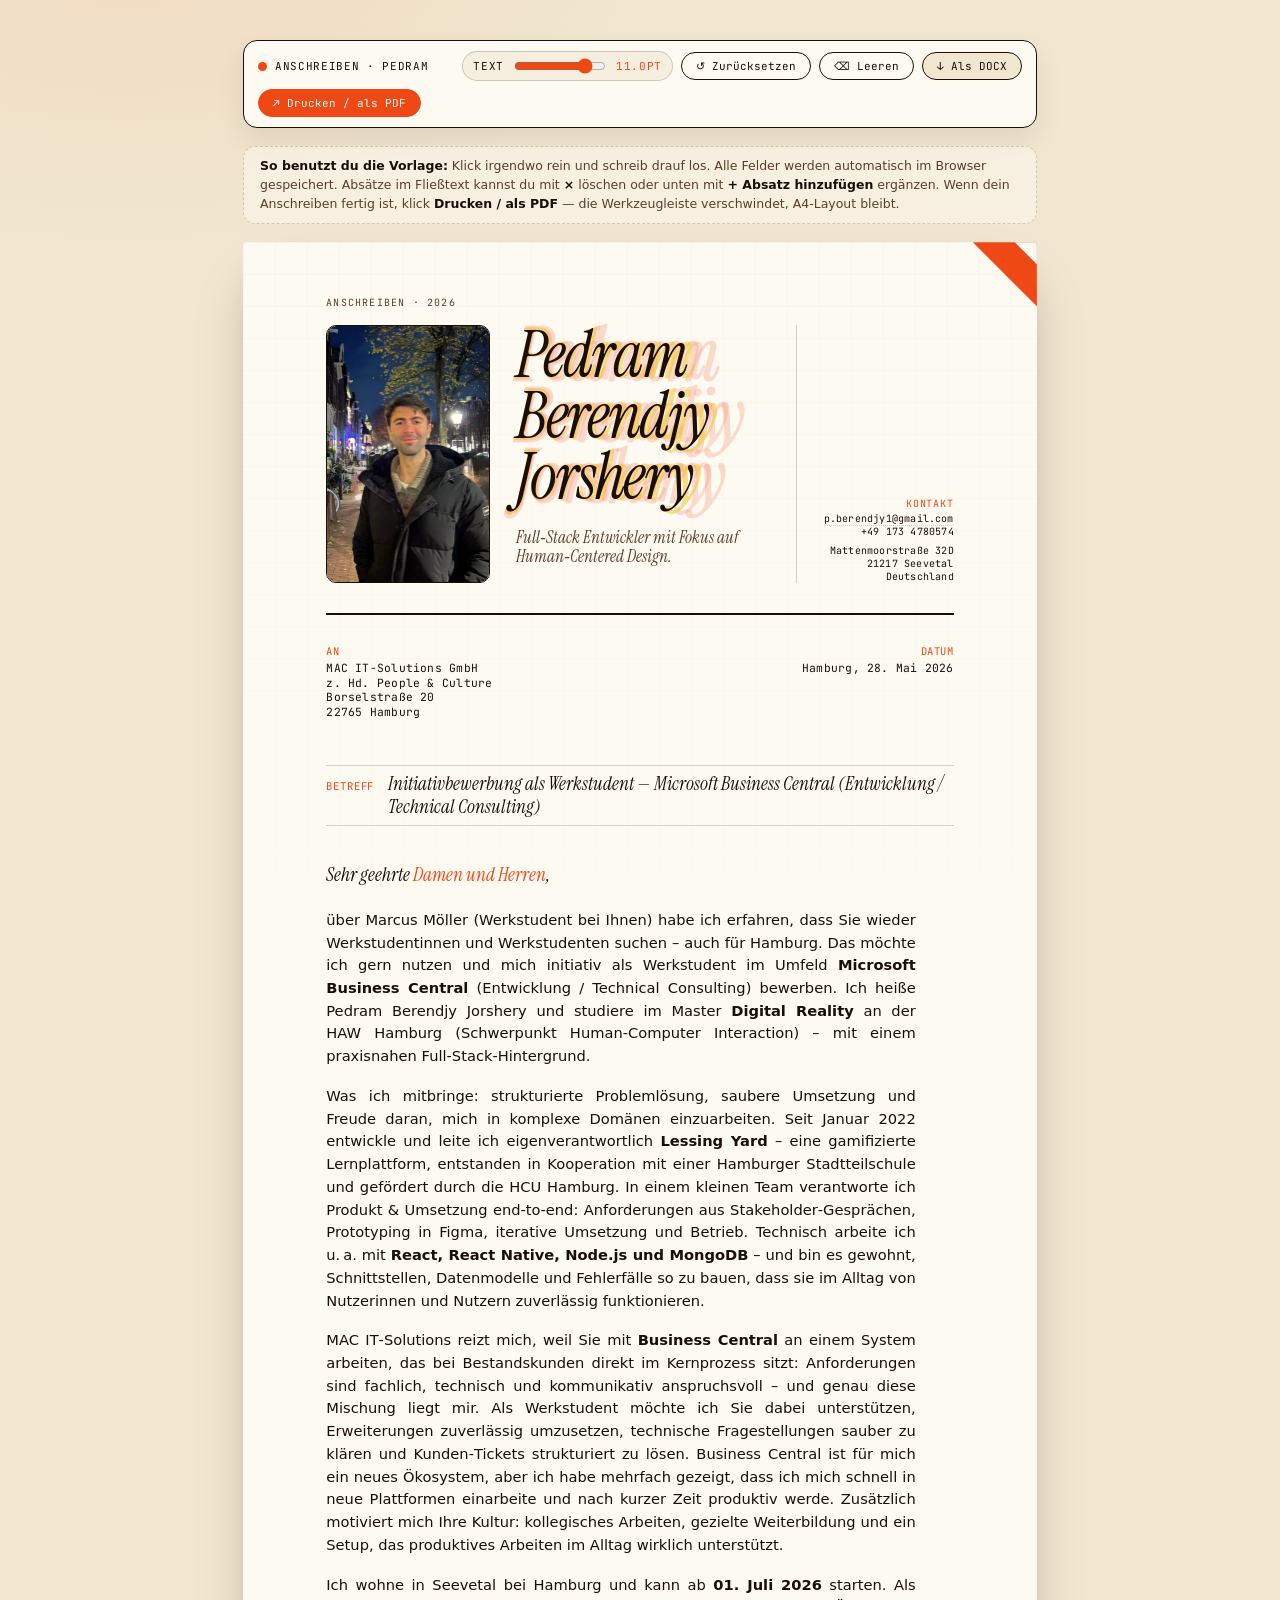
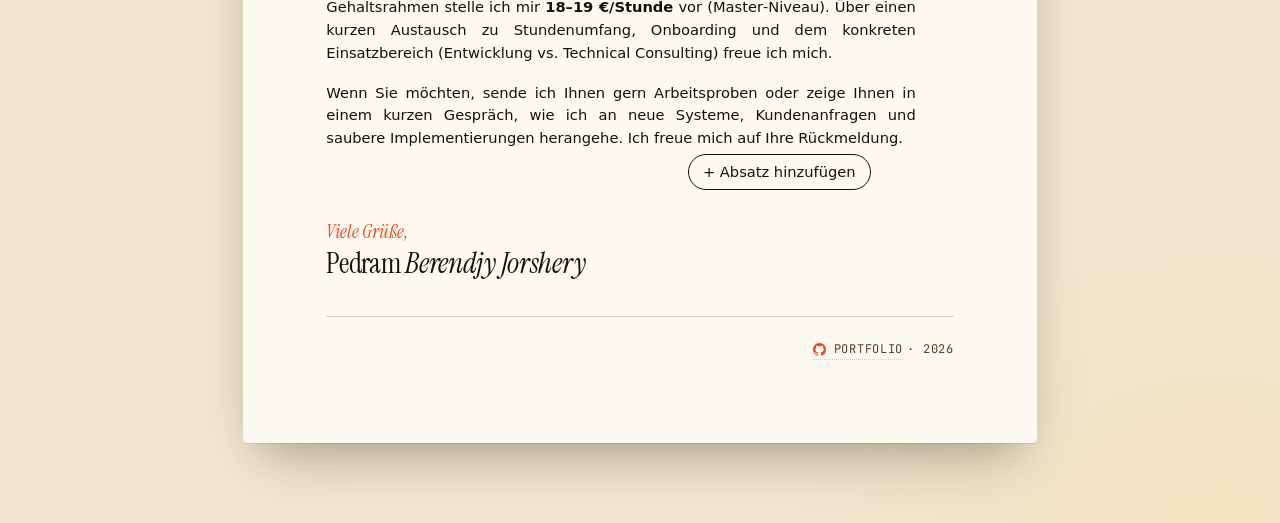
<file: Anschreiben Vorlage.html>
<!doctype html>
<html lang="de">
<head>
<meta charset="utf-8" />
<meta name="viewport" content="width=device-width, initial-scale=1" />
<title>Anschreiben — Pedram Berendjy Jorshery</title>

<link rel="preconnect" href="https://fonts.googleapis.com" />
<link rel="preconnect" href="https://fonts.gstatic.com" crossorigin />
<link href="https://fonts.googleapis.com/css2?family=Instrument+Serif:ital@0;1&family=JetBrains+Mono:wght@400;500&display=swap" rel="stylesheet" />
<link href="https://api.fontshare.com/v2/css?f[]=geist@400,500,600,700&display=swap" rel="stylesheet" />

<style>
  :root {
    --cream:  #f1e6cf;
    --paper:  #fdfaf2;
    --ink:    #1a0f08;
    --ink-soft: #5a3e2a;
    --accent: #ee4814;
    --coral:  #ff8a7a;
    --yellow: #f4c430;
    --line:   rgba(26,15,8,0.18);
    --serif:  "Instrument Serif", "GFS Didot", Georgia, serif;
    --sans:   "Geist", ui-sans-serif, system-ui, -apple-system, "Helvetica Neue", sans-serif;
    --mono:   "JetBrains Mono", ui-monospace, "SF Mono", Menlo, monospace;
  }
  * { box-sizing: border-box; }
  html, body { margin: 0; padding: 0; }
  html {
    background: var(--cream);
    color: var(--ink);
    font-family: var(--sans);
    -webkit-font-smoothing: antialiased;
    -moz-osx-font-smoothing: grayscale;
  }
  body {
    background:
      radial-gradient(900px 600px at 10% -5%, rgba(238,72,20,0.08), transparent 60%),
      radial-gradient(700px 500px at 95% 100%, rgba(244,196,48,0.10), transparent 60%),
      var(--cream);
    min-height: 100vh;
    padding: 40px 16px 80px;
  }

  ::selection { background: var(--ink); color: var(--cream); }
  em { font-family: var(--serif); font-style: italic; font-weight: 400; }
  .mono { font-family: var(--mono); font-size: 10.5px; letter-spacing: 0.06em; text-transform: uppercase; }

  /* ──────────────────────────────────────────────── */
  /* Toolbar                                          */
  /* ──────────────────────────────────────────────── */
  .toolbar {
    max-width: 794px;
    margin: 0 auto 18px;
    display: flex;
    gap: 8px;
    align-items: center;
    flex-wrap: wrap;
    padding: 10px 14px;
    background: var(--paper);
    border: 1.5px solid var(--ink);
    border-radius: 14px;
    box-shadow: 0 12px 28px rgba(26,15,8,0.08);
    font-family: var(--mono);
    font-size: 11px;
    text-transform: uppercase;
    letter-spacing: 0.06em;
  }
  .toolbar-title {
    display: inline-flex; align-items: center; gap: 8px;
    margin-right: 6px;
  }
  .toolbar-dot { width: 9px; height: 9px; border-radius: 50%; background: var(--accent); }
  .toolbar-spacer { flex: 1; }
  .btn {
    appearance: none;
    border: 1.5px solid var(--ink);
    background: var(--cream);
    color: var(--ink);
    font: inherit;
    padding: 6px 14px;
    border-radius: 999px;
    cursor: pointer;
    transition: background 0.15s ease, color 0.15s ease, transform 0.15s ease;
  }
  .btn:hover { background: var(--ink); color: var(--cream); }
  .btn--primary { background: var(--accent); color: #fff; border-color: var(--accent); }
  .btn--primary:hover { background: var(--ink); border-color: var(--ink); }
  .btn--ghost { background: transparent; }
  .btn:active { transform: translateY(1px); }
  .font-control {
    display: inline-flex;
    align-items: center;
    gap: 8px;
    padding: 4px 10px;
    border: 1px solid var(--line);
    border-radius: 999px;
    background: rgba(241,230,207,0.55);
  }
  .font-control input {
    width: 92px;
    accent-color: var(--accent);
  }
  .font-control output {
    min-width: 34px;
    color: var(--accent);
  }

  .hint {
    max-width: 794px;
    margin: 0 auto 18px;
    padding: 10px 16px;
    border: 1px dashed var(--line);
    border-radius: 12px;
    font-size: 12.5px;
    color: var(--ink-soft);
    line-height: 1.5;
    background: rgba(253,250,242,0.5);
  }
  .hint b { color: var(--ink); font-weight: 600; }

  /* ──────────────────────────────────────────────── */
  /* Paper                                            */
  /* ──────────────────────────────────────────────── */
  .sheet {
    width: 210mm;
    min-height: 297mm;
    max-width: calc(100vw - 32px);
    margin: 0 auto;
    background: var(--paper);
    color: var(--ink);
    box-shadow:
      0 1px 0 rgba(26,15,8,0.08),
      0 30px 60px -20px rgba(26,15,8,0.25),
      0 18px 36px -18px rgba(26,15,8,0.18);
    border-radius: 4px;
    padding: 22mm 22mm 22mm 22mm;
    position: relative;
    font-size: 11pt;
    line-height: 1.55;
    overflow: hidden;
  }

  /* Subtle grid backdrop on the paper, like portfolio */
  .sheet::before {
    content: "";
    position: absolute; inset: 0;
    background-image:
      linear-gradient(rgba(26,15,8,0.04) 1px, transparent 1px),
      linear-gradient(90deg, rgba(26,15,8,0.04) 1px, transparent 1px);
    background-size: 32px 32px;
    pointer-events: none;
    mask-image: linear-gradient(to bottom, rgba(0,0,0,0.5), rgba(0,0,0,0.1) 40%, rgba(0,0,0,0.1) 70%, rgba(0,0,0,0.3));
  }
  .sheet > * { position: relative; }

  /* ──────────────────────────────────────────────── */
  /* Header                                           */
  /* ──────────────────────────────────────────────── */
  .head {
    display: grid;
    grid-template-columns: auto 1fr auto;
    column-gap: 26px;
    row-gap: 20px;
    align-items: stretch;
    padding-bottom: 8mm;
    border-bottom: 2px solid var(--ink);
  }
  .head-portrait-wrap {
    align-self: stretch;
    width: 164px;
    flex-shrink: 0;
  }
  .head-portrait {
    width: 100%;
    height: 100%;
    object-fit: cover;
    object-position: center top;
    border-radius: 10px;
    border: 1.5px solid var(--ink);
    display: block;
  }
  .head > div:nth-child(2) {
    display: flex;
    flex-direction: column;
    justify-content: center;
    padding-left: 0;
  }
  .head > .contact {
    display: flex;
    flex-direction: column;
    justify-content: flex-end;
    border-left: 1px solid var(--line);
    padding-left: 14px;
    width: 158px;
  }
  .brand-mark {
    position: absolute;
    top: 14mm;
    left: 22mm;
    display: inline-flex; align-items: center; gap: 8px;
    margin: 0;
    pointer-events: none;
  }
  .brand-glyph {
    width: 22px; height: 22px;
    border: 1.5px solid var(--ink);
    border-radius: 50%;
    display: inline-flex; align-items: center; justify-content: center;
    font-family: var(--serif);
    font-style: italic;
    font-size: 14px;
    background: var(--accent);
    color: var(--paper);
    line-height: 1;
  }
  .brand-label {
    font-family: var(--mono);
    font-size: 10px;
    letter-spacing: 0.12em;
    text-transform: uppercase;
    color: var(--ink-soft);
  }

  .name {
    font-family: var(--serif);
    font-style: italic;
    font-weight: 400;
    font-size: 48pt;
    line-height: 0.95;
    letter-spacing: -0.025em;
    margin: 0;
    padding-bottom: 2px;
  }
  .name-row {
    position: relative;
    display: block;
    line-height: 0.95;
  }
  .name-layer {
    display: block;
    white-space: nowrap;
    font: inherit;
    transform-origin: left center;
    transition: transform 0.3s cubic-bezier(.2,.7,.2,1);
  }
  .name-layer:not(.name-layer--top) {
    position: absolute;
    left: 0;
    top: 0;
    pointer-events: none;
  }
  .name-layer--1 {
    color: var(--accent);
    opacity: 0.18;
    transform: scale(1.18);
    -webkit-text-stroke: 1px var(--accent);
    z-index: 1;
  }
  .name-layer--2 {
    color: var(--coral);
    opacity: 0.28;
    transform: scale(1.10);
    -webkit-text-stroke: 1px var(--coral);
    z-index: 2;
  }
  .name-layer--3 {
    color: var(--yellow);
    opacity: 0.55;
    transform: scale(1.04);
    -webkit-text-stroke: 1px var(--yellow);
    z-index: 3;
  }
  .name-layer--top {
    position: relative;
    color: var(--ink);
    opacity: 1;
    transform: scale(1);
    -webkit-text-stroke: 0;
    z-index: 4;
  }
  .role {
    margin-top: 18px;
    font-family: var(--serif);
    font-style: italic;
    font-size: 12.5pt;
    line-height: 1.15;
    color: var(--ink-soft);
  }

  .contact {
    text-align: right;
    font-family: var(--mono);
    font-size: 7.5pt;
    line-height: 1.3;
    color: var(--ink);
    letter-spacing: 0.02em;
  }
  .contact div {
    white-space: normal;
    overflow-wrap: anywhere;
    word-break: break-word;
  }
  .contact div { height: fit-content; }
  /* Keep email on one line (uniform sizing via .contact) */
  .contact a {
    color: inherit;
    text-decoration: none;
    border-bottom: 1px dotted var(--line);
    white-space: nowrap;
  }
  .contact-label {
    color: var(--accent);
    margin-bottom: 2px;
    font-size: inherit;
    letter-spacing: 0.08em;
    text-transform: uppercase;
  }
  .contact-address { margin-top: 6px; }

  /* ──────────────────────────────────────────────── */
  /* Letter body                                      */
  /* ──────────────────────────────────────────────── */
  .meta-row {
    margin-top: 8mm;
    display: grid;
    grid-template-columns: 1fr auto;
    gap: 12px;
    align-items: start;
  }
  .recipient-block {
    display: flex; flex-direction: column;
    gap: 0;
    font-family: var(--mono);
    font-size: 8.5pt;
    line-height: 1.3;
    color: var(--ink);
    letter-spacing: 0.02em;
  }
  .recipient-block .mono { color: var(--accent); margin-bottom: 2px; }
  .date-block {
    text-align: right;
    line-height: 1.3;
  }
  .date-block .mono { color: var(--accent); margin-bottom: 2px; }
  .date-line {
    font-family: var(--mono);
    font-style: normal;
    font-size: 8.5pt;
    line-height: 1.3;
    color: var(--ink);
    letter-spacing: 0.02em;
  }

  .subject {
    margin-top: 12mm;
    padding: 7px 0;
    border-top: 1px solid var(--line);
    border-bottom: 1px solid var(--line);
    display: flex; gap: 14px; align-items: baseline;
  }
  .subject-label {
    font-family: var(--mono);
    font-size: 8pt;
    letter-spacing: 0.08em;
    text-transform: uppercase;
    color: var(--accent);
    white-space: nowrap;
  }
  .subject-text {
    flex: 1;
    font-family: var(--serif);
    font-style: italic;
    font-weight: 400;
    font-size: 14pt;
    line-height: 1.2;
    color: var(--ink);
  }

  .salutation {
    margin-top: 10mm;
    font-family: var(--serif);
    font-style: italic;
    font-size: 14pt;
    line-height: 1.2;
    color: var(--ink);
    white-space: nowrap;
  }
  .salutation em { color: var(--accent); }

  .letter {
    margin-top: 6mm;
    display: flex;
    flex-direction: column;
    gap: 4.5mm;
    font-size: var(--letter-font-size, 11pt);
    line-height: 1.55;
    color: var(--ink);
    text-align: justify;
    text-justify: inter-word;
    hyphens: auto;
  }
  .letter p {
    margin: 0;
    text-wrap: pretty;
  }
  .letter-item {
    display: flex;
    gap: 10px;
    align-items: flex-start;
  }
  .letter-item > p { flex: 1; min-width: 0; }
  .letter-item-actions {
    flex-shrink: 0;
    padding-top: 2px;
    opacity: 0;
    transition: opacity 0.15s ease;
  }
  .letter-item:hover .letter-item-actions,
  .letter-item:focus-within .letter-item-actions { opacity: 1; }
  .letter-btn {
    appearance: none;
    border: 1px solid var(--line);
    background: var(--paper);
    color: var(--ink-soft);
    width: 28px;
    height: 28px;
    border-radius: 8px;
    cursor: pointer;
    font-family: var(--mono);
    font-size: 16px;
    line-height: 1;
    padding: 0;
  }
  .letter-btn:hover:not(:disabled) {
    color: var(--accent);
    border-color: var(--accent);
  }
  .letter-btn:disabled { opacity: 0.35; cursor: not-allowed; }
  .letter-toolbar {
    max-width: 210mm;
    margin: 4px auto 0;
    padding: 0 22mm;
    display: flex;
    justify-content: flex-end;
  }
  /* (removed empty ::first-letter rule) */

  .closing {
    margin-top: 8mm;
  }
  .closing-words {
    font-family: var(--serif);
    font-style: italic;
    font-size: 14pt;
    color: var(--accent);
    line-height: 1.2;
  }
  .closing-name {
    font-family: var(--serif);
    font-size: 22pt;
    line-height: 1;
    letter-spacing: -0.01em;
    margin-top: 6px;
  }
  /* ──────────────────────────────────────────────── */
  /* Footer + decorative                              */
  /* ──────────────────────────────────────────────── */
  .foot {
    margin-top: 10mm;
    padding-top: 6mm;
    border-top: 1px solid var(--line);
    display: flex;
    justify-content: flex-end;
    align-items: center;
    font-family: var(--mono);
    font-size: 9pt;
    color: var(--ink-soft);
    letter-spacing: 0.06em;
    text-transform: uppercase;
  }
  .foot-meta {
    display: inline-flex;
    align-items: center;
    gap: 0;
  }
  .foot-year { margin-left: 0.35em; }
  .foot-mark {
    display: inline-flex; align-items: center; gap: 8px;
    color: inherit;
    text-decoration: none;
    border-bottom: 1px dotted var(--line);
  }
  .foot-mark:hover { color: var(--accent); }
  .foot-gh {
    width: 13px;
    height: 13px;
    flex-shrink: 0;
    color: var(--accent);
  }
  .foot-dot { width: 6px; height: 6px; border-radius: 50%; background: var(--accent); }

  /* Decorative corner — paper-craft accent */
  .corner-mark {
    position: absolute;
    top: 0; right: 0;
    width: 64px; height: 64px;
    pointer-events: none;
  }
  .corner-mark::before, .corner-mark::after {
    content: "";
    position: absolute;
  }
  .corner-mark::before {
    top: 0; right: 0;
    width: 64px; height: 64px;
    background: var(--accent);
    clip-path: polygon(100% 0, 100% 100%, 0 0);
  }
  .corner-mark::after {
    top: 0; right: 0;
    width: 22px; height: 22px;
    background: var(--paper);
    clip-path: polygon(100% 0, 100% 100%, 0 0);
  }

  /* ──────────────────────────────────────────────── */
  /* Editable affordance                              */
  /* ──────────────────────────────────────────────── */
  [contenteditable="true"] {
    outline: none;
    transition: background 0.15s ease, box-shadow 0.15s ease;
    border-radius: 4px;
  }
  body:not(.is-print) [contenteditable="true"]:hover {
    background: rgba(244,196,48,0.18);
    box-shadow: 0 0 0 2px rgba(244,196,48,0.4);
  }
  body:not(.is-print) [contenteditable="true"]:focus {
    background: rgba(244,196,48,0.28);
    box-shadow: 0 0 0 2px var(--yellow);
  }
  [contenteditable="true"]:empty::before {
    content: attr(data-placeholder);
    color: var(--ink-soft);
    opacity: 0.5;
    font-style: italic;
  }

  /* ──────────────────────────────────────────────── */
  /* Print                                            */
  /* ──────────────────────────────────────────────── */
  /* Temporary class for print-width measurement in JS */
  .a4-measure {
    width: 210mm !important;
    max-width: 210mm !important;
    min-height: 0 !important;
    height: auto !important;
    padding: 18mm 20mm !important;
  }

  @page { size: A4; margin: 0; }

  @media print {
    html, body {
      background: #fff !important;
      padding: 0 !important;
    }
    .toolbar, .hint { display: none !important; }
    .sheet {
      box-shadow: none !important;
      border-radius: 0 !important;
      width: 210mm;
      min-height: unset;
      max-width: none;
      margin: 0;
      padding: 18mm 20mm;
      line-height: 1.45;
    }
    .sheet::before { display: none; }
    [contenteditable] { background: transparent !important; box-shadow: none !important; }
    /* Tighter spacing for single-page fit */
    .head { padding-bottom: 6mm; column-gap: 24px; row-gap: 16px; }
    .meta-row { margin-top: 6mm; gap: 10px; }
    .subject { margin-top: 8mm; padding: 5px 0; }
    .salutation { margin-top: 7mm; }
    .letter { margin-top: 4mm; gap: 3.5mm; }
    .letter-item-actions, .letter-toolbar { display: none !important; }
    .closing { margin-top: 6mm; }
    .foot { margin-top: 6mm; }
  }

  /* ──────────────────────────────────────────────── */
  /* Responsive on small screens                      */
  /* ──────────────────────────────────────────────── */
  @media (max-width: 720px) {
    body { padding: 16px 8px 60px; }
    .sheet {
      padding: 14mm 12mm;
      font-size: 10.5pt;
      width: 100%;
      min-height: auto;
    }
    .name { font-size: 36pt; }
    .head { grid-template-columns: 1fr; }
    .contact { text-align: left; }
    .meta-row { grid-template-columns: 1fr; }
    .date-block { text-align: left; }
    .subject { flex-direction: column; align-items: flex-start; gap: 4px; }
  }
</style>
</head>
<body>

<div class="toolbar" role="toolbar" aria-label="Anschreiben Werkzeuge">
  <span class="toolbar-title"><span class="toolbar-dot"></span>Anschreiben · Pedram</span>
  <span class="toolbar-spacer"></span>
  <label class="font-control" for="letter-font-size">
    Text
    <input id="letter-font-size" type="range" min="8.5" max="11.5" step="0.1" value="11" />
    <output id="letter-font-size-value">11.0pt</output>
  </label>
  <button class="btn btn--ghost" id="btn-reset" title="Auf Standard zurücksetzen">↺ Zurücksetzen</button>
  <button class="btn btn--ghost" id="btn-clear" title="Alle Felder leeren">⌫ Leeren</button>
  <button class="btn" id="btn-docx">↓ Als DOCX</button>
  <button class="btn btn--primary" id="btn-print">↗ Drucken / als PDF</button>
</div>

<div class="hint">
  <b>So benutzt du die Vorlage:</b> Klick irgendwo rein und schreib drauf los. Alle Felder werden automatisch im Browser gespeichert. Absätze im Fließtext kannst du mit <b>×</b> löschen oder unten mit <b>+ Absatz hinzufügen</b> ergänzen. Wenn dein Anschreiben fertig ist, klick <b>Drucken / als PDF</b> — die Werkzeugleiste verschwindet, A4-Layout bleibt.
</div>

<main class="sheet" id="sheet">
  <div class="corner-mark" aria-hidden="true"></div>
  <div class="brand-mark" aria-hidden="true">
    <span class="brand-label">Anschreiben · 2026</span>
  </div>

  <!-- ─────────── Head ─────────── -->
  <header class="head">
    <div class="head-portrait-wrap">
      <img src="pedram-portrait.jpg" alt="Pedram Berendjy Jorshery" class="head-portrait" />
    </div>

    <div>
      <h1 class="name" aria-label="Pedram Berendjy Jorshery">
        <span class="name-row">
          <span class="name-layer name-layer--1" aria-hidden="true">Pedram</span>
          <span class="name-layer name-layer--2" aria-hidden="true">Pedram</span>
          <span class="name-layer name-layer--3" aria-hidden="true">Pedram</span>
          <span class="name-layer name-layer--top">Pedram</span>
        </span>
        <span class="name-row">
          <span class="name-layer name-layer--1" aria-hidden="true">Berendjy</span>
          <span class="name-layer name-layer--2" aria-hidden="true">Berendjy</span>
          <span class="name-layer name-layer--3" aria-hidden="true">Berendjy</span>
          <span class="name-layer name-layer--top">Berendjy</span>
        </span>
        <span class="name-row">
          <span class="name-layer name-layer--1" aria-hidden="true">Jorshery</span>
          <span class="name-layer name-layer--2" aria-hidden="true">Jorshery</span>
          <span class="name-layer name-layer--3" aria-hidden="true">Jorshery</span>
          <span class="name-layer name-layer--top">Jorshery</span>
        </span>
      </h1>
      <p class="role">Full‑Stack Entwickler mit Fokus auf Human‑Centered Design.</p>
    </div>

    <div class="contact">
      <div class="contact-label">Kontakt</div>
      <div><a href="mailto:p.berendjy1@gmail.com">p.berendjy1@gmail.com</a></div>
      <div>+49 173 4780574</div>
      <div class="contact-address">Mattenmoorstraße 32D</div>
      <div>21217 Seevetal</div>
      <div>Deutschland</div>
    </div>
  </header>

  <!-- ─────────── Recipient + Date ─────────── -->
  <section class="meta-row">
    <div class="recipient-block">
      <span class="mono">An</span>
      <span contenteditable="true" data-key="company" data-placeholder="Firma">MAC IT-Solutions GmbH</span>
      <span contenteditable="true" data-key="recipient_name" data-placeholder="Ansprechperson">z. Hd. People &amp; Culture</span>
      <span contenteditable="true" data-key="recipient_addr" data-placeholder="Straße &amp; Hausnummer">Borselstraße 20</span>
      <span contenteditable="true" data-key="recipient_city" data-placeholder="PLZ &amp; Ort">22765 Hamburg</span>
    </div>
    <div class="date-block">
      <div class="mono">Datum</div>
      <div class="date-line" contenteditable="true" data-key="date" data-placeholder="01. Januar 2026">Hamburg, 28. Mai 2026</div>
    </div>
  </section>

  <!-- ─────────── Subject ─────────── -->
  <section class="subject">
    <span class="subject-label">Betreff</span>
    <span class="subject-text" contenteditable="true" data-key="subject" data-placeholder="Bewerbung als …">Initiativbewerbung als Werkstudent — Microsoft Business Central (Entwicklung / Technical Consulting)</span>
  </section>

  <!-- ─────────── Letter ─────────── -->
  <p class="salutation">Sehr geehrte <em><span contenteditable="true" data-key="addressee_tail" data-placeholder="Anrede">Damen und Herren</span></em>,</p>

  <div class="letter" id="letter">
    <p contenteditable="true" data-key="p1" data-placeholder="Erster Absatz: Wer du bist, worauf du dich bewirbst.">über Marcus Möller (Werkstudent bei Ihnen) habe ich erfahren, dass Sie wieder Werkstudentinnen und Werkstudenten suchen – auch für Hamburg. Das möchte ich gern nutzen und mich initiativ als Werkstudent im Umfeld <strong>Microsoft Business Central</strong> (Entwicklung / Technical Consulting) bewerben. Ich heiße Pedram Berendjy Jorshery und studiere im Master <strong>Digital Reality</strong> an der HAW Hamburg (Schwerpunkt Human‑Computer Interaction) – mit einem praxisnahen Full‑Stack‑Hintergrund.</p>

    <p contenteditable="true" data-key="p2" data-placeholder="Zweiter Absatz: Was du mitbringst — Skills, Erfahrung, Haltung.">Was ich mitbringe: strukturierte Problemlösung, saubere Umsetzung und Freude daran, mich in komplexe Domänen einzuarbeiten. Seit Januar 2022 entwickle und leite ich eigenverantwortlich <strong>Lessing Yard</strong> – eine gamifizierte Lernplattform, entstanden in Kooperation mit einer Hamburger Stadtteilschule und gefördert durch die HCU Hamburg. In einem kleinen Team verantworte ich Produkt &amp; Umsetzung end‑to‑end: Anforderungen aus Stakeholder‑Gesprächen, Prototyping in Figma, iterative Umsetzung und Betrieb. Technisch arbeite ich u. a. mit <strong>React, React Native, Node.js und MongoDB</strong> – und bin es gewohnt, Schnittstellen, Datenmodelle und Fehlerfälle so zu bauen, dass sie im Alltag von Nutzerinnen und Nutzern zuverlässig funktionieren.</p>

    <p contenteditable="true" data-key="p3" data-placeholder="Dritter Absatz: Warum diese Firma — Bezug zu Stelle / Unternehmen.">MAC IT‑Solutions reizt mich, weil Sie mit <strong>Business Central</strong> an einem System arbeiten, das bei Bestandskunden direkt im Kernprozess sitzt: Anforderungen sind fachlich, technisch und kommunikativ anspruchsvoll – und genau diese Mischung liegt mir. Als Werkstudent möchte ich Sie dabei unterstützen, Erweiterungen zuverlässig umzusetzen, technische Fragestellungen sauber zu klären und Kunden‑Tickets strukturiert zu lösen. Business Central ist für mich ein neues Ökosystem, aber ich habe mehrfach gezeigt, dass ich mich schnell in neue Plattformen einarbeite und nach kurzer Zeit produktiv werde. Zusätzlich motiviert mich Ihre Kultur: kollegisches Arbeiten, gezielte Weiterbildung und ein Setup, das produktives Arbeiten im Alltag wirklich unterstützt.</p>

    <p contenteditable="true" data-key="p4" data-placeholder="Vierter Absatz: Praktische Eckdaten — Standort, Verfügbarkeit, Gehalt.">Ich wohne in Seevetal bei Hamburg und kann ab <strong>01. Juli 2026</strong> starten. Als Gehaltsrahmen stelle ich mir <strong>18–19 €/Stunde</strong> vor (Master‑Niveau). Über einen kurzen Austausch zu Stundenumfang, Onboarding und dem konkreten Einsatzbereich (Entwicklung vs. Technical Consulting) freue ich mich.</p>

    <p contenteditable="true" data-key="p5" data-placeholder="Abschluss-Absatz.">Wenn Sie möchten, sende ich Ihnen gern Arbeitsproben oder zeige Ihnen in einem kurzen Gespräch, wie ich an neue Systeme, Kundenanfragen und saubere Implementierungen herangehe. Ich freue mich auf Ihre Rückmeldung.</p>
  </div>
  <div class="letter-toolbar">
    <button type="button" class="btn btn--ghost" id="btn-add-paragraph">+ Absatz hinzufügen</button>
  </div>

  <!-- ─────────── Closing ─────────── -->
  <section class="closing">
    <div class="closing-words" contenteditable="true" data-key="closing_words" data-placeholder="Viele Grüße,">Viele Grüße,</div>
    <div class="closing-name">Pedram <em>Berendjy Jorshery</em></div>
  </section>

  <!-- ─────────── Foot ─────────── -->
  <footer class="foot">
    <span class="foot-meta">
      <a class="foot-mark" href="https://pietb0x.github.io/Pedram_Berendjy_Jorshery/" target="_blank" rel="noopener noreferrer" title="Portfolio auf GitHub Pages">
        <svg class="foot-gh" viewBox="0 0 16 16" aria-hidden="true" focusable="false"><path fill="currentColor" d="M8 0C3.58 0 0 3.58 0 8c0 3.54 2.29 6.53 5.47 7.59.4.07.55-.17.55-.38 0-.19-.01-.82-.01-1.49-2.01.37-2.53-.49-2.69-.94-.09-.23-.48-.94-.82-1.13-.28-.15-.68-.52-.01-.53.63-.01 1.08.58 1.23.82.72 1.21 1.87.87 2.33.66.07-.52.28-.87.51-1.07-1.78-.2-3.64-.89-3.64-3.95 0-.87.31-1.59.82-2.15-.08-.2-.36-1.02.08-2.12 0 0 .67-.21 2.2.82.64-.18 1.32-.27 2-.27.68 0 1.36.09 2 .27 1.53-1.04 2.2-.82 2.2-.82.44 1.1.16 1.92.08 2.12.51.56.82 1.27.82 2.15 0 3.07-1.87 3.75-3.65 3.95.29.25.54.73.54 1.48 0 1.07-.01 1.93-.01 2.2 0 .21.15.46.55.38A8.013 8.013 0 0 0 16 8c0-4.42-3.58-8-8-8z"/></svg>
        Portfolio
      </a><span class="foot-year">· 2026</span>
    </span>
  </footer>
</main>

<script>
(function () {
  const STORAGE_KEY = "pbj-cover-letter-v1";
  const SETTINGS_KEY = "pbj-cover-letter-settings-v1";

  const letterEl = document.getElementById("letter");
  const defaultLetterOrder = ["p1", "p2", "p3", "p4", "p5"];
  const letterDefaults = {};
  const paragraphPlaceholders = {
    p1: "Erster Absatz: Wer du bist, worauf du dich bewirbst.",
    p2: "Zweiter Absatz: Was du mitbringst — Skills, Erfahrung, Haltung.",
    p3: "Dritter Absatz: Warum diese Firma — Bezug zu Stelle / Unternehmen.",
    p4: "Vierter Absatz: Praktische Eckdaten — Standort, Verfügbarkeit, Gehalt.",
    p5: "Abschluss-Absatz.",
  };
  const letterFontInput = document.getElementById("letter-font-size");
  const letterFontValue = document.getElementById("letter-font-size-value");

  function getFields() {
    return Array.from(document.querySelectorAll("[contenteditable='true'][data-key]"));
  }

  function getLetterParagraphs() {
    return Array.from(letterEl.querySelectorAll(".letter-item [data-key]"));
  }

  function getLetterOrder() {
    return getLetterParagraphs().map(el => el.dataset.key);
  }

  const defaults = {};

  function structureLetterDom() {
    Array.from(letterEl.querySelectorAll(":scope > p")).forEach(p => {
      if (p.closest(".letter-item")) return;
      const item = document.createElement("div");
      item.className = "letter-item";
      const actions = document.createElement("div");
      actions.className = "letter-item-actions";
      const btn = document.createElement("button");
      btn.type = "button";
      btn.className = "letter-btn";
      btn.dataset.action = "remove";
      btn.title = "Absatz löschen";
      btn.setAttribute("aria-label", "Absatz löschen");
      btn.textContent = "×";
      actions.appendChild(btn);
      letterEl.insertBefore(item, p);
      item.appendChild(p);
      item.appendChild(actions);
    });
  }

  function bindEditable(el) {
    if (el.dataset.bound) return;
    el.dataset.bound = "1";
    el.addEventListener("input", save);
    el.addEventListener("blur", save);
    el.addEventListener("paste", (e) => {
      e.preventDefault();
      const text = (e.clipboardData || window.clipboardData).getData("text/plain");
      document.execCommand("insertText", false, text);
    });
  }

  function updateLetterRemoveButtons() {
    const count = letterEl.querySelectorAll(".letter-item").length;
    letterEl.querySelectorAll('[data-action="remove"]').forEach(btn => {
      btn.disabled = count <= 1;
    });
  }

  function createLetterItem(key, html, placeholder) {
    const item = document.createElement("div");
    item.className = "letter-item";
    const p = document.createElement("p");
    p.contentEditable = "true";
    p.dataset.key = key;
    p.dataset.placeholder = placeholder || "Neuer Absatz …";
    p.innerHTML = html || "";
    const actions = document.createElement("div");
    actions.className = "letter-item-actions";
    const btn = document.createElement("button");
    btn.type = "button";
    btn.className = "letter-btn";
    btn.dataset.action = "remove";
    btn.title = "Absatz löschen";
    btn.setAttribute("aria-label", "Absatz löschen");
    btn.textContent = "×";
    actions.appendChild(btn);
    item.appendChild(p);
    item.appendChild(actions);
    return item;
  }

  function bindLetterItems() {
    letterEl.querySelectorAll(".letter-item").forEach(item => {
      const p = item.querySelector("[data-key]");
      bindEditable(p);
      const btn = item.querySelector('[data-action="remove"]');
      btn.onclick = () => removeLetterParagraph(item);
    });
    updateLetterRemoveButtons();
  }

  function rebuildLetter(order, savedContent) {
    letterEl.innerHTML = "";
    order.forEach(key => {
      const html = savedContent[key] ?? letterDefaults[key] ?? defaults[key] ?? "";
      const ph = paragraphPlaceholders[key] || "Absatz …";
      letterEl.appendChild(createLetterItem(key, html, ph));
    });
    bindLetterItems();
  }

  function addLetterParagraph() {
    const key = "p_" + Date.now();
    const item = createLetterItem(key, "", "Neuer Absatz …");
    letterEl.appendChild(item);
    bindLetterItems();
    item.querySelector("[data-key]").focus();
    saveSettings();
    save();
  }

  function removeLetterParagraph(item) {
    if (letterEl.querySelectorAll(".letter-item").length <= 1) return;
    if (!confirm("Diesen Absatz wirklich löschen?")) return;
    item.remove();
    saveSettings();
    save();
    updateLetterRemoveButtons();
  }

  function resetLetterParagraphs() {
    rebuildLetter(defaultLetterOrder, {});
    getLetterParagraphs().forEach(el => {
      if (defaults[el.dataset.key] != null) el.innerHTML = defaults[el.dataset.key];
    });
    saveSettings();
  }

  // Load saved values
  function load() {
    let saved = {};
    try { saved = JSON.parse(localStorage.getItem(STORAGE_KEY) || "{}"); } catch (e) {}
    let settings = {};
    try { settings = JSON.parse(localStorage.getItem(SETTINGS_KEY) || "{}"); } catch (e) {}
    setLetterFontSize(settings.letterFontSize || letterFontInput.value);
    const order = settings.letterOrder;
    if (order && order.length) {
      const current = getLetterOrder();
      const same = order.length === current.length && order.every((k, i) => k === current[i]);
      if (!same) rebuildLetter(order, saved);
    }
    getFields().forEach(el => {
      const k = el.dataset.key;
      if (saved[k] != null) el.innerHTML = saved[k];
    });
  }

  function save() {
    const obj = {};
    getFields().forEach(el => { obj[el.dataset.key] = el.innerHTML; });
    try { localStorage.setItem(STORAGE_KEY, JSON.stringify(obj)); } catch (e) {}
    saveSettings();
  }

  function setLetterFontSize(value) {
    const size = Number(value || 11).toFixed(1);
    document.documentElement.style.setProperty("--letter-font-size", `${size}pt`);
    letterFontInput.value = size;
    letterFontValue.textContent = `${size}pt`;
  }

  function saveSettings() {
    try {
      localStorage.setItem(SETTINGS_KEY, JSON.stringify({
        letterFontSize: letterFontInput.value,
        letterOrder: getLetterOrder(),
      }));
    } catch (e) {}
  }

  letterFontInput.addEventListener("input", () => {
    setLetterFontSize(letterFontInput.value);
    saveSettings();
  });

  // ─────────── DOCX Export ───────────
  function getFieldText(key) {
    const el = document.querySelector(`[data-key="${key}"]`);
    if (!el) return "";
    // Get innerText to preserve line breaks but strip markup
    return el.innerText.trim();
  }

  // Convert a contenteditable element into an array of run-config objects,
  // honoring <strong>/<b> and <em>/<i> inside the field. Caller wraps in TextRun.
  function elementToRunConfigs(el) {
    if (!el) return [{ text: "" }];
    const configs = [];
    function walk(node, bold, italic) {
      if (node.nodeType === Node.TEXT_NODE) {
        if (node.textContent) {
          configs.push({ text: node.textContent, bold, italics: italic });
        }
        return;
      }
      if (node.nodeType !== Node.ELEMENT_NODE) return;
      const tag = node.tagName.toLowerCase();
      const nb = bold || tag === "strong" || tag === "b";
      const ni = italic || tag === "em" || tag === "i";
      if (tag === "br") { configs.push({ break: true }); return; }
      node.childNodes.forEach(c => walk(c, nb, ni));
    }
    el.childNodes.forEach(c => walk(c, false, false));
    return configs.length ? configs : [{ text: "" }];
  }

  function fieldToRunConfigs(key) {
    const el = document.querySelector(`[data-key="${key}"]`);
    return elementToRunConfigs(el);
  }

  async function loadDocxLib() {
    if (window.docx && window.saveAs) return { docx: window.docx, saveAs: window.saveAs };
    // Load FileSaver + docx UMD from CDN (one-time)
    await new Promise((res, rej) => {
      const s = document.createElement("script");
      s.src = "https://cdn.jsdelivr.net/npm/file-saver@2.0.5/dist/FileSaver.min.js";
      s.onload = res; s.onerror = rej; document.head.appendChild(s);
    });
    await new Promise((res, rej) => {
      const s = document.createElement("script");
      s.src = "https://cdn.jsdelivr.net/npm/docx@8.5.0/build/index.umd.js";
      s.onload = res; s.onerror = rej; document.head.appendChild(s);
    });
    return { docx: window.docx, saveAs: window.saveAs };
  }

  document.getElementById("btn-docx").addEventListener("click", async () => {
    const btn = document.getElementById("btn-docx");
    const orig = btn.textContent;
    btn.textContent = "… lädt"; btn.disabled = true;
    try {
      const { docx, saveAs } = await loadDocxLib();
      const {
        Document, Packer, Paragraph, TextRun, AlignmentType,
        HeadingLevel, BorderStyle, TabStopType, TabStopPosition
      } = docx;

      // Helpers
      const mono = (text, size = 16) =>
        new TextRun({ text, font: "Consolas", size, characterSpacing: 10, color: "5A3E2A" });
      const body = (text, opts = {}) =>
        new TextRun({ text, font: "Calibri", size: 22, ...opts });
      const accent = (text, opts = {}) =>
        new TextRun({ text, font: "Calibri", size: 18, color: "EE4814", bold: true, ...opts });

      const para = (children, opts = {}) =>
        new Paragraph({ children, spacing: { after: 120 }, ...opts });

      const company       = getFieldText("company");
      const recipientName = getFieldText("recipient_name");
      const recipientDept = getFieldText("recipient_dept");
      const recipientAddr = getFieldText("recipient_addr");
      const recipientCity = getFieldText("recipient_city");
      const date          = getFieldText("date");
      const subject       = getFieldText("subject");
      const addressee     = getFieldText("addressee");
      const closingWords  = getFieldText("closing_words");

      const children = [];

      // Header: name (big) + role
      children.push(new Paragraph({
        children: [
          new TextRun({ text: "Pedram ", font: "Cambria", size: 56, color: "1A0F08" }),
          new TextRun({ text: "Berendjy", font: "Cambria", italics: true, size: 56, color: "EE4814" }),
        ],
        spacing: { after: 80 },
      }));
      children.push(new Paragraph({
        children: [
          new TextRun({ text: "Full-Stack Entwickler mit Fokus auf Human-Centered Design.", font: "Cambria", italics: true, size: 24, color: "5A3E2A" }),
        ],
        spacing: { after: 120 },
      }));

      // Contact block
      const contactLines = [
        "p.berendjy1@googlemail.com  ·  +49 173 4780574",
        "Mattenmoorstraße 32D · 21217 Seevetal · Deutschland",
      ];
      contactLines.forEach(line => {
        children.push(new Paragraph({
          children: [new TextRun({ text: line, font: "Calibri", size: 18, color: "5A3E2A" })],
          spacing: { after: 40 },
        }));
      });

      // Divider
      children.push(new Paragraph({
        children: [new TextRun({ text: "" })],
        border: { bottom: { color: "1A0F08", space: 4, style: BorderStyle.SINGLE, size: 12 } },
        spacing: { after: 320 },
      }));

      // Recipient + Date row (use tab stop to right-align date)
      const RIGHT = 9000;
      children.push(new Paragraph({
        children: [accent("AN"), new TextRun({ children: ["\t"] }), accent("DATUM")],
        tabStops: [{ type: TabStopType.RIGHT, position: RIGHT }],
        spacing: { after: 60 },
      }));
      // Build recipient lines paired with date on first line only
      const recipientLines = [company, recipientName, recipientDept, recipientAddr, recipientCity].filter(Boolean);
      recipientLines.forEach((line, i) => {
        const runs = [body(line)];
        if (i === 0 && date) {
          runs.push(new TextRun({ children: ["\t"] }));
          runs.push(new TextRun({ text: date, font: "Cambria", italics: true, size: 24 }));
        }
        children.push(new Paragraph({
          children: runs,
          tabStops: [{ type: TabStopType.RIGHT, position: RIGHT }],
          spacing: { after: 40 },
        }));
      });

      // Subject (boxed look — approximated with border + shading)
      children.push(new Paragraph({
        children: [
          accent("BETREFF   "),
          new TextRun({ text: subject, font: "Calibri", size: 22, bold: true }),
        ],
        border: {
          top:    { color: "1A0F08", space: 6, style: BorderStyle.SINGLE, size: 8 },
          bottom: { color: "1A0F08", space: 6, style: BorderStyle.SINGLE, size: 8 },
          left:   { color: "1A0F08", space: 12, style: BorderStyle.SINGLE, size: 8 },
          right:  { color: "1A0F08", space: 12, style: BorderStyle.SINGLE, size: 8 },
        },
        shading: { type: "clear", fill: "F1E6CF" },
        spacing: { before: 320, after: 320 },
      }));

      // Salutation
      children.push(new Paragraph({
        children: [
          new TextRun({ text: "Hallo ", font: "Cambria", italics: true, size: 32 }),
          new TextRun({ text: addressee || "…", font: "Cambria", italics: true, size: 32, color: "EE4814" }),
          new TextRun({ text: ",", font: "Cambria", italics: true, size: 32 }),
        ],
        spacing: { after: 240 },
      }));

      // Body paragraphs — preserve bold/italic inline runs
      getLetterParagraphs().forEach(el => {
        const configs = elementToRunConfigs(el);
        // Skip empty fields
        const hasContent = configs.some(c => (c.text && c.text.trim()) || c.break);
        if (!hasContent) return;
        const runs = configs.map(c => {
          if (c.break) return new TextRun({ break: 1 });
          return new TextRun({
            text: c.text || "",
            bold: !!c.bold,
            italics: !!c.italics,
            font: "Calibri",
            size: 22,
          });
        });
        children.push(new Paragraph({
          children: runs,
          alignment: AlignmentType.JUSTIFIED,
          spacing: { after: 200, line: 320 },
        }));
      });

      // Closing
      children.push(new Paragraph({
        children: [new TextRun({ text: closingWords || "Viele Grüße,", font: "Cambria", italics: true, size: 28, color: "EE4814" })],
        spacing: { before: 320, after: 40 },
      }));
      children.push(new Paragraph({
        children: [
          new TextRun({ text: "Pedram ", font: "Cambria", size: 40 }),
          new TextRun({ text: "Berendjy", font: "Cambria", italics: true, size: 40, color: "EE4814" }),
        ],
        spacing: { after: 0 },
      }));

      const doc = new Document({
        creator: "Pedram Berendjy Jorshery",
        title: "Anschreiben",
        styles: {
          default: { document: { run: { font: "Calibri", size: 22 } } },
        },
        sections: [{
          properties: {
            page: {
              margin: { top: 1200, bottom: 1200, left: 1200, right: 1200 },
            },
          },
          children,
        }],
      });

      const blob = await Packer.toBlob(doc);
      const cleanCompany = (company || "Anschreiben").replace(/[^\w\säöüÄÖÜß-]/g, "").trim().replace(/\s+/g, "_");
      saveAs(blob, `Anschreiben_${cleanCompany}_Berendjy.docx`);
    } catch (err) {
      console.error(err);
      alert("DOCX-Export fehlgeschlagen: " + err.message);
    } finally {
      btn.textContent = orig; btn.disabled = false;
    }
  });

  // Auto-scale font to fit one A4 page before print
  const sheet = document.getElementById("sheet");
  const A4_H_PX = 297 * 3.7795276; // 297 mm in CSS px at 96 dpi
  let _savedFontSize = null;

  function scaleSheetToA4() {
    if (_savedFontSize !== null) return; // already scaled
    // Apply measurement class to get accurate A4-width scroll height
    sheet.classList.add("a4-measure");
    const h = sheet.scrollHeight;
    sheet.classList.remove("a4-measure");

    if (h > A4_H_PX) {
      _savedFontSize = sheet.style.fontSize || "";
      const current = parseFloat(getComputedStyle(sheet).fontSize);
      const scaled  = Math.max(8, current * (A4_H_PX / h) * 0.96);
      sheet.style.fontSize = scaled + "px";

      // Refinement pass
      sheet.classList.add("a4-measure");
      if (sheet.scrollHeight > A4_H_PX) {
        const current2 = parseFloat(getComputedStyle(sheet).fontSize);
        sheet.style.fontSize = Math.max(8, current2 * (A4_H_PX / sheet.scrollHeight) * 0.97) + "px";
      }
      sheet.classList.remove("a4-measure");
    }
  }

  function restoreSheetFont() {
    if (_savedFontSize !== null) {
      sheet.style.fontSize = _savedFontSize;
      _savedFontSize = null;
    }
  }

  // Handles both Ctrl+P and button click
  window.addEventListener("beforeprint", scaleSheetToA4);
  window.addEventListener("afterprint",  restoreSheetFont);

  // Buttons
  document.getElementById("btn-print").addEventListener("click", () => {
    document.body.classList.add("is-print");
    setTimeout(() => {
      window.print();
      setTimeout(() => document.body.classList.remove("is-print"), 300);
    }, 50);
  });

  document.getElementById("btn-reset").addEventListener("click", () => {
    if (!confirm("Auf die Standard-Vorlage zurücksetzen? Deine aktuellen Eingaben gehen verloren.")) return;
    getFields().forEach(el => { el.innerHTML = defaults[el.dataset.key] || ""; });
    resetLetterParagraphs();
    setLetterFontSize(11);
    save();
  });

  document.getElementById("btn-clear").addEventListener("click", () => {
    if (!confirm("Alle Felder leeren?")) return;
    getFields().forEach(el => { el.innerHTML = ""; });
    save();
  });

  document.getElementById("btn-add-paragraph").addEventListener("click", addLetterParagraph);

  structureLetterDom();
  getFields().forEach(el => { defaults[el.dataset.key] = el.innerHTML; });
  getLetterParagraphs().forEach(el => { letterDefaults[el.dataset.key] = el.innerHTML; });
  getFields().forEach(bindEditable);
  bindLetterItems();
  load();
})();
</script>

</body>
</html>
</file>
